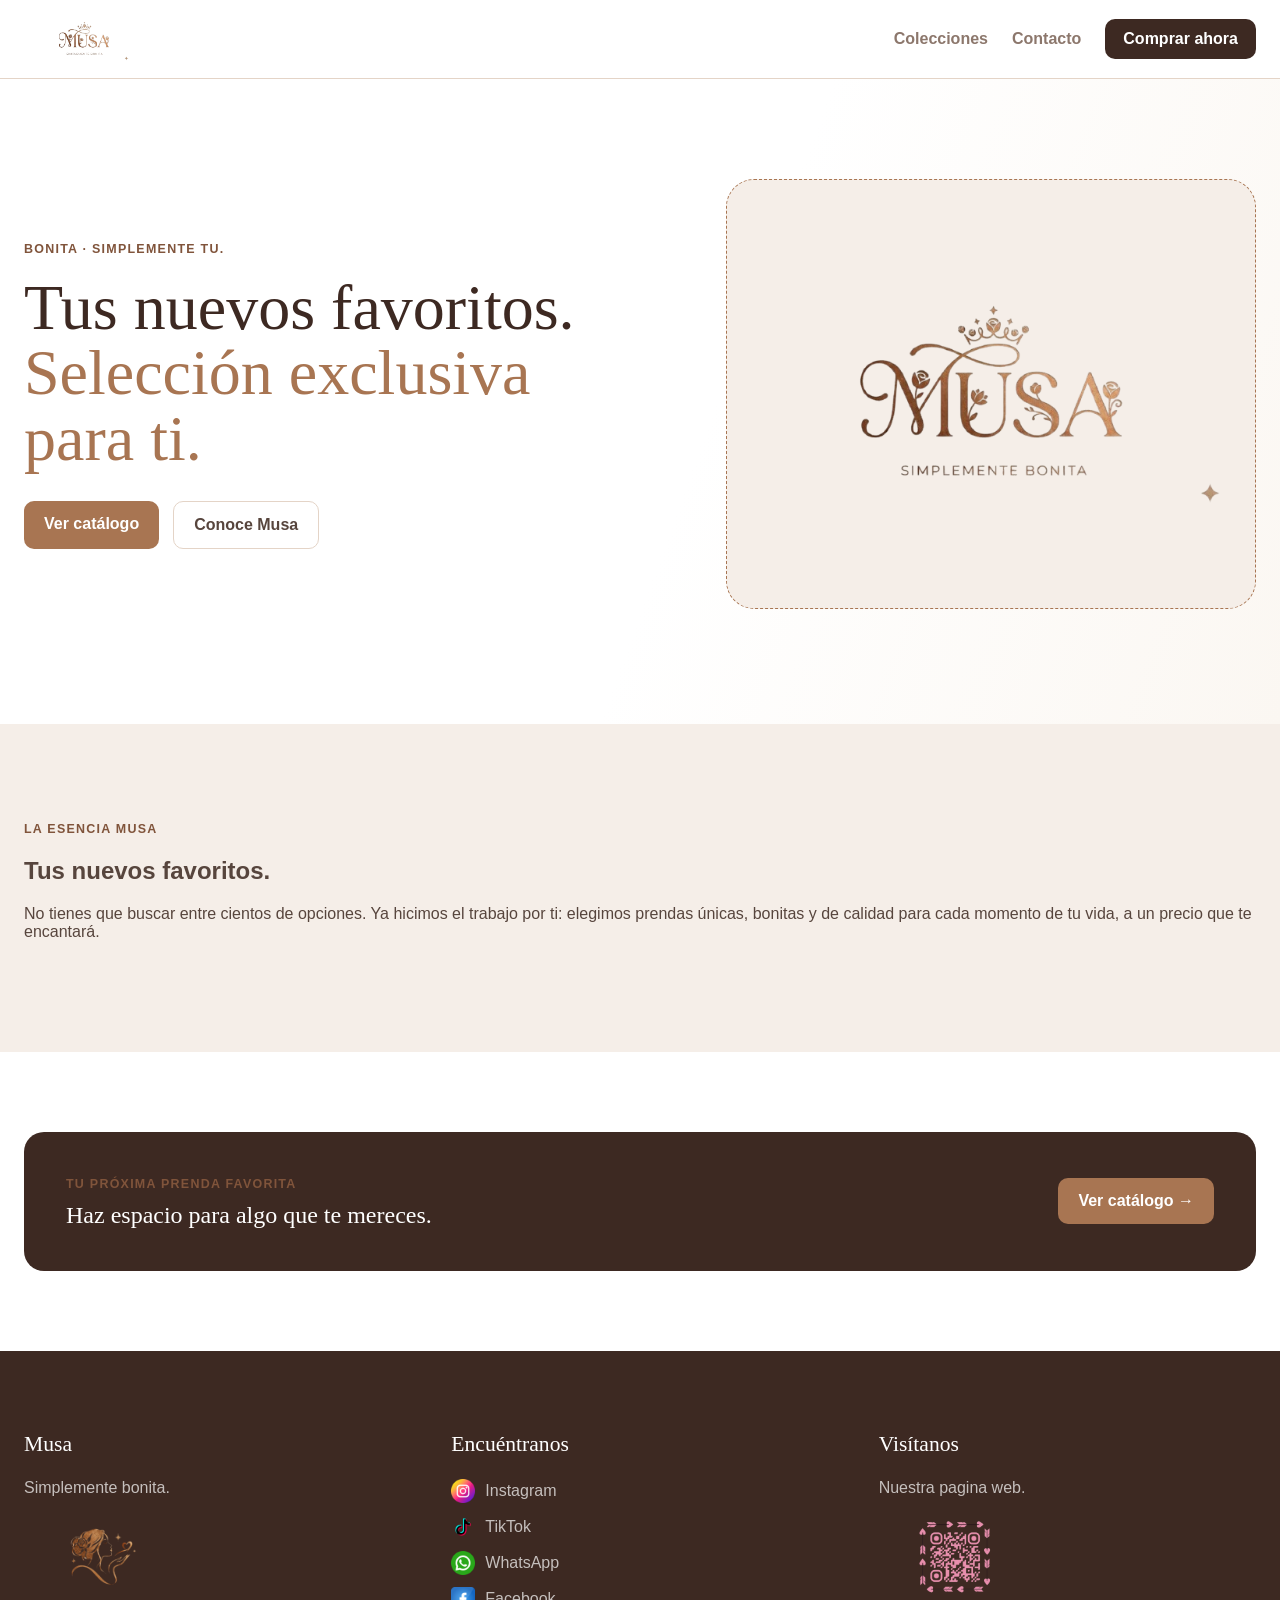
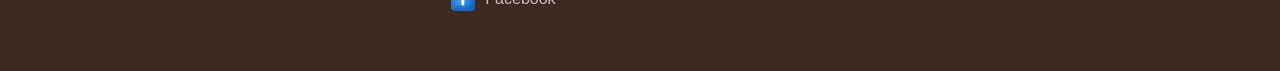
<file: index.html>
<!DOCTYPE html>
<html lang="es">

<head>
    <meta charset="UTF-8">
    <meta name="viewport" content="width=device-width, initial-scale=1.0">
    <link rel="stylesheet" href="styles.css">
    <title>Musa | Moda que florece contigo</title>
</head>

<body>
    <header class="header">
        <div class="container header-container">
            <a class="brand" href="index.html" aria-label="Musa, inicio">
                <img class="brand-logo" src="assets/logo.png" alt="Logo Musa">
            </a>
            <nav class="nav" aria-label="Navegación principal">
                <a href="colecciones.html#destacados">Colecciones</a>
                <a href="#contacto">Contacto</a>
                <a class="nav-cta" href="colecciones.html#destacados">Comprar ahora</a>
            </nav>
        </div>
    </header>

    <main>
        <section class="hero">
            <div class="container hero-grid">
                <div class="hero-copy">
                    <span class="eyebrow">BONITA · SIMPLEMENTE TU.</span>
                    <h1>Tus nuevos favoritos.<span> Selección exclusiva para ti.</span></h1>
                    <!-- <p class="hero-description">
                        Menos búsqueda, más estilo. Lo mejor de la moda, seleccionado para acompañarte.
                    </p> -->
                    <div class="hero-actions">
                        <a class="primary-action" href="colecciones.html#destacados">Ver catálogo</a>
                        <a class="secondary-action" href="#esencia">Conoce Musa</a>
                    </div>
                </div>
                <div class="hero-visual">
                    <div class="logo-space">
                        <img src="assets/logo.png" alt="logo Musa">
                    </div>
                </div>
            </div>
        </section>


        <section class="about" id="esencia">
            <div class="container">
                <header class="section-heading">
                    <span class="section-label">LA ESENCIA MUSA</span>
                    <h2>Tus nuevos favoritos.</h2>
                    <p>
                        No tienes que buscar entre cientos de opciones. Ya hicimos el trabajo por ti: elegimos prendas únicas, bonitas y de calidad para cada momento de tu vida, a un precio que te encantará.
                    </p>
                </header>
            </div>
        </section>

        <section class="cta">
            <div class="container">
                <div class="cta-box">
                    <div>
                        <span class="section-label">TU PRÓXIMA PRENDA FAVORITA</span>
                        <h2>Haz espacio para algo que te mereces.</h2>
                    </div>
                    <a class="cta-button" href="colecciones.html#destacados">Ver catálogo <span aria-hidden="true">→</span></a>
                </div>
            </div>
        </section>
    </main>

    <footer class="footer" id="contacto">
        <div class="container footer-grid">
            <section>
                <h3>Musa</h3>
                <p>Simplemente bonita.</p>
                <img class="img-footer" src="assets/beso.png" alt="Logo Musa">
            </section>

            <section>
                <h3>Encuéntranos</h3>

                <div class="social-links">
                    <a href="https://www.instagram.com/musacyj/" target="_blank" rel="noopener">
                        <img src="assets/instagram.png" alt="Instagram">
                        <span>Instagram</span>
                    </a>

                    <a href="https://www.tiktok.com/@musac2002" target="_blank" rel="noopener">
                        <img src="assets/tik-tok.png" alt="TikTok">
                        <span>TikTok</span>
                    </a>

                    <a href="https://wa.me/573116019896" target="_blank" rel="noopener">
                        <img src="assets/whatsapp.png" alt="WhatsApp">
                        <span>WhatsApp</span>
                    </a>

                    <a href="https://www.facebook.com/camila.carlosama.789767" target="_blank" rel="noopener">
                        <img src="assets/facebook.png" alt="Facebook">
                        <span>Facebook</span>
                    </a>
                </div>
            </section>

            <section>
                <h3>Visítanos</h3>
                <p>Nuestra pagina web.</p>
                <a href="https://jeffersoncordobap.github.io/catalogo-musa/" target="_blank"><img class="img-footer" src="assets/catalogo-musa.png" alt="pagina-web"></a>
            </section>
        </div>
    </footer>
</body>

</html>
</file>
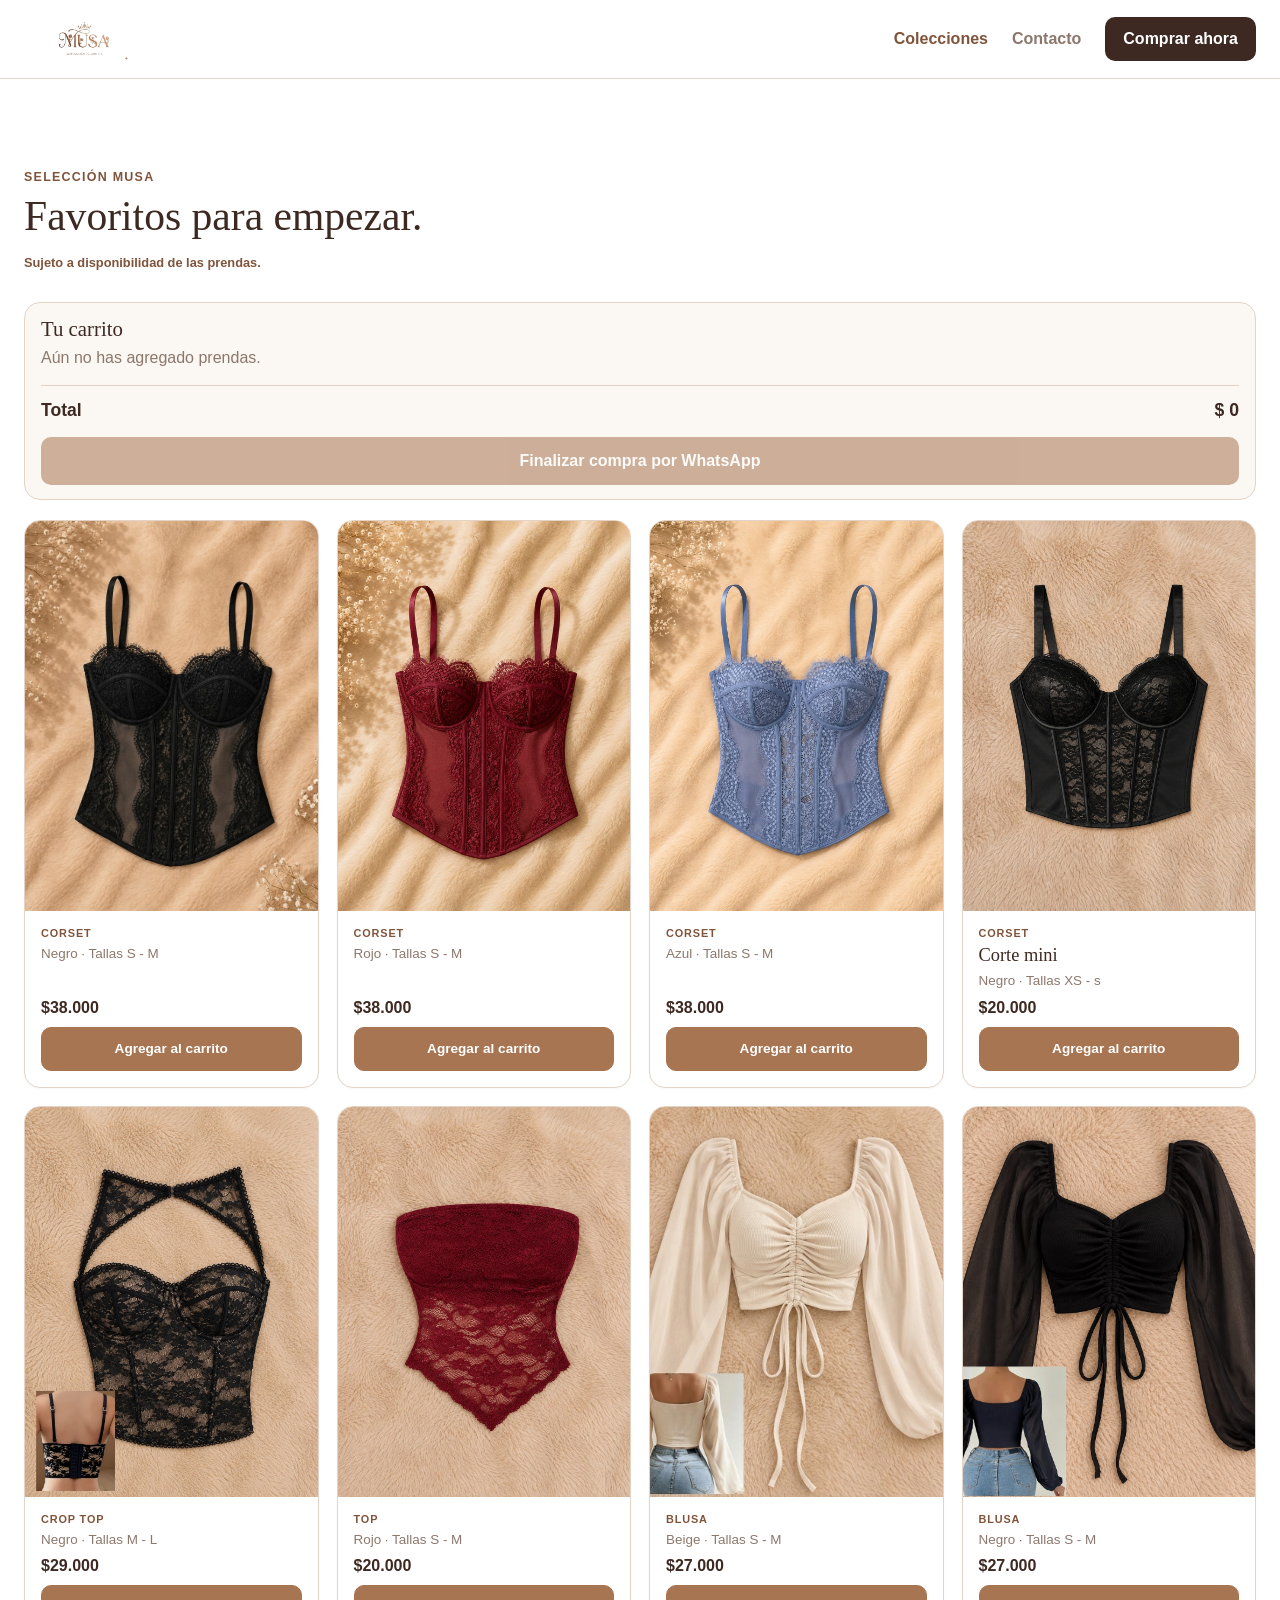
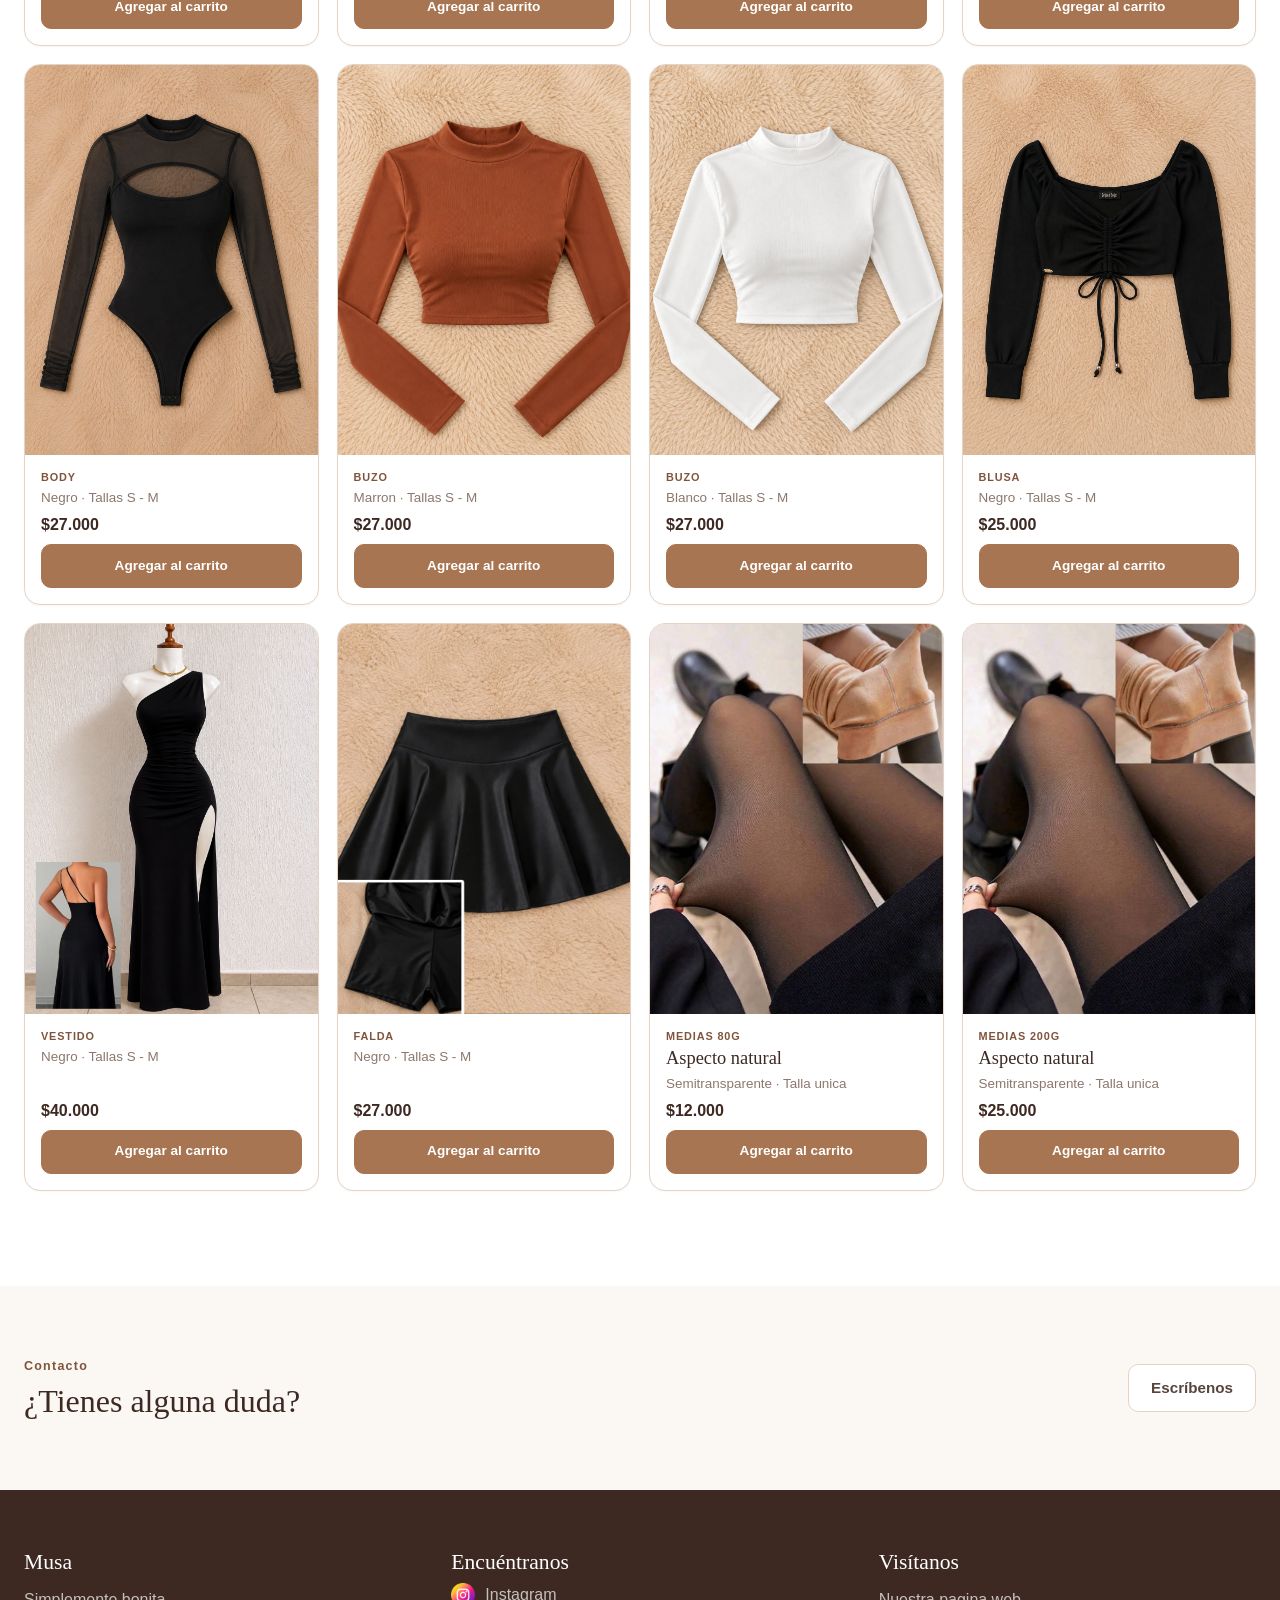
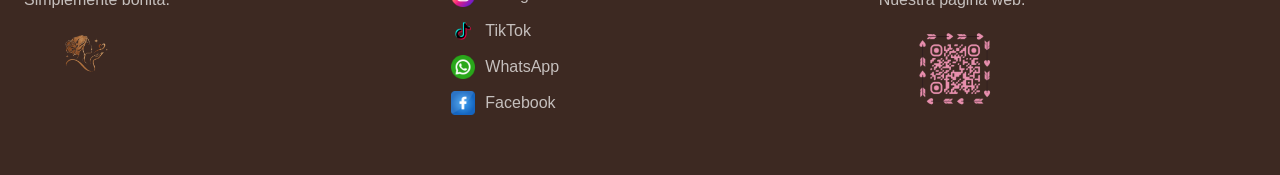
<file: colecciones.html>
<!DOCTYPE html>
<html lang="es">

<head>
    <meta charset="UTF-8">
    <meta name="viewport" content="width=device-width, initial-scale=1.0">
    <meta name="theme-color" content="#f5eee8">
    <link rel="stylesheet" href="styles.css">
    <link rel="stylesheet" href="colecciones.css">
    <title>Colecciones | Musa</title>
</head>

<body class="collection-page">
    <header class="header">
        <div class="container header-container">
            <a class="brand" href="index.html" aria-label="Musa, inicio">
                <img class="brand-logo" src="assets/logo.png" alt="Logo Musa">
            </a>
            <nav class="nav" aria-label="Navegación principal">
                <a class="nav-current" href="colecciones.html" aria-current="page">Colecciones</a>
                <a href="index.html#contacto">Contacto</a>
                <a class="nav-cta" href="#destacados">Comprar ahora</a>
            </nav>
        </div>
    </header>

    <main>
        <section class="collection-content" id="destacados">
            <div class="container">
                <header class="section-heading collection-heading">
                    <span class="section-label">SELECCIÓN MUSA</span>
                    <h2>Favoritos para empezar.</h2>
                    <p><strong>Sujeto a disponibilidad de las prendas.</strong></p>
                </header>

                <div class="product-grid">

                    <article class="product-card">
                        <div class="product-art"><img src="assets/corsetnegro.jpeg" alt="Corset rojo Musa"></div>
                        <div class="product-info">
                            <span class="product-type">Corset</span>
                            <h3></h3>
                            <p>Negro · Tallas S - M</p>
                            <strong>$38.000</strong>
                        </div>
                    </article>

                    <article class="product-card">
                        <div class="product-art"><img src="assets/corsetrojo.jpeg" alt="Corset rojo Musa"></div>
                        <div class="product-info">
                            <span class="product-type">Corset</span>
                            <h3></h3>
                            <p>Rojo · Tallas S - M</p>
                            <strong>$38.000</strong>
                        </div>
                    </article>

                    <!-- <article class="product-card">
                        <div class="product-art"><img src="assets/corsetblanco.jpeg" alt="Corset blanco Musa"></div>
                        <div class="product-info">
                            <span class="product-type">Corset</span>
                            <h3></h3>
                            <p>Blanco · Tallas S - M</p>
                            <strong>$38.000</strong>
                        </div>
                    </article> -->

                    <article class="product-card">
                        <div class="product-art"><img src="assets/corsetazul.jpeg" alt="Corset azul Musa"></div>
                        <div class="product-info">
                            <span class="product-type">Corset</span>
                            <h3></h3>
                            <p>Azul · Tallas S - M</p>
                            <strong>$38.000</strong>
                        </div>
                    </article>

                    <!-- <article class="product-card">
                        <div class="product-art"><img src="assets/corsetmarron.jpeg" alt="Falda Musa"></div>
                        <div class="product-info">
                            <span class="product-type">Corset</span>
                            <h3></h3>
                            <p>Marron · Tallas S - M</p>
                            <strong>$38.000</strong>
                        </div>
                    </article> -->

                    <article class="product-card">
                        <div class="product-art"><img src="assets/corsetnegrocorto.jpeg" alt="Corset negro corto Musa"></div>
                        <div class="product-info">
                            <span class="product-type">Corset</span>
                            <h3>Corte mini</h3>
                            <p>Negro · Tallas XS - s</p>
                            <strong>$20.000</strong>
                        </div>
                    </article>

                    <article class="product-card">
                        <div class="product-art"><img src="assets/cropTopNegro.jpeg" alt="Corset negro corto Musa"></div>
                        <div class="product-info">
                            <span class="product-type">Crop top</span>
                            <h3></h3>
                            <p>Negro · Tallas M - L</p>
                            <strong>$29.000</strong>
                        </div>
                    </article>

                    <article class="product-card">
                        <div class="product-art"><img src="assets/topRojo.jpg" alt=""></div>
                        <div class="product-info">
                            <span class="product-type">Top</span>
                            <h3></h3>
                            <p>Rojo · Tallas S - M</p>
                            <strong>$20.000</strong>
                        </div>
                    </article>

                    <!-- <article class="product-card">
                        <div class="product-art"><img src="assets/blusaangel.jpg" alt="Blusa de cuerina Musa"></div>
                        <div class="product-info">
                            <span class="product-type">Blusa</span>
                            <h3></h3>
                            <p>Blanco · Tallas S - M</p>
                            <strong>$20.000</strong>
                        </div>
                    </article> -->


                    <!-- <article class="product-card">
                        <div class="product-art"><img src="assets/blusaMarron.jpg" alt=""></div>
                        <div class="product-info">
                            <span class="product-type">Blusa</span>
                            <h3></h3>
                            <p>Marron · Tallas S - M </p>
                            <strong>$25000</strong>
                        </div>
                    </article>

                    <article class="product-card">
                        <div class="product-art"><img src="assets/blusanegra.jpeg" alt=""></div>
                        <div class="product-info">
                            <span class="product-type">Blusa</span>
                            <h3></h3>
                            <p>Negro · Tallas S - M </p>
                            <strong>$25000</strong>
                        </div>
                    </article> -->

                    <article class="product-card">
                        <div class="product-art"><img src="assets/blusaBeige.jpg" alt=""></div>
                        <div class="product-info">
                            <span class="product-type">Blusa</span>
                            <h3></h3>
                            <p>Beige · Tallas S - M </p>
                            <strong>$27.000</strong>
                        </div>
                    </article>

                    <article class="product-card">
                        <div class="product-art"><img src="assets/blusaCordonNegra.jpeg" alt=""></div>
                        <div class="product-info">
                            <span class="product-type">Blusa</span>
                            <h3></h3>
                            <p>Negro · Tallas S - M </p>
                            <strong>$27.000</strong>
                        </div>
                    </article>

                    <article class="product-card">
                        <div class="product-art"><img src="assets/bodynegro.jpeg" alt=""></div>
                        <div class="product-info">
                            <span class="product-type">Body</span>
                            <h3></h3>
                            <p>Negro · Tallas S - M </p>
                            <strong>$27.000</strong>
                        </div>
                    </article>

                    <!-- <article class="product-card">
                        <div class="product-art"><img src="assets/bodynegro2.jpg" alt=""></div>
                        <div class="product-info">
                            <span class="product-type">Body</span>
                            <h3></h3>
                            <p>Negro · Tallas S - M </p>
                            <strong>$27.000</strong>
                        </div>
                    </article> -->

                    

                    
                    

                    <article class="product-card">
                        <div class="product-art"><img src="assets/buzoCortoCuelloAltoMarron.jpg" alt=""></div>
                        <div class="product-info">
                            <span class="product-type">Buzo</span>
                            <h3></h3>
                            <p>Marron · Tallas S - M </p>
                            <strong>$27.000</strong>
                        </div>
                    </article>

                    <article class="product-card">
                        <div class="product-art"><img src="assets/buzoCortoCuelloAltoBlanco.jpg" alt=""></div>
                        <div class="product-info">
                            <span class="product-type">Buzo</span>
                            <h3></h3>
                            <p>Blanco · Tallas S - M </p>
                            <strong>$27.000</strong>
                        </div>
                    </article>

                    <article class="product-card">
                        <div class="product-art"><img src="assets/blusanegracorta.jpeg" alt="Blusa negra corta Musa"></div>
                        <div class="product-info">
                            <span class="product-type">Blusa</span>
                            <h3></h3>
                            <p>Negro · Tallas S - M</p>
                            <strong>$25.000</strong>
                        </div>
                    </article>

                    <!-- <article class="product-card">
                        <div class="product-art"><img src="assets/vestidoVino.jpeg" alt=""></div>
                        <div class="product-info">
                            <span class="product-type">Vestido</span>
                            <h3></h3>
                            <p>Vinotinto · Tallas S - M </p>
                            <strong>$40.000</strong>
                        </div>
                    </article> -->

                    <article class="product-card">
                        <div class="product-art"><img src="assets/vestidoNegroLargo.jpeg" alt=""></div>
                        <div class="product-info">
                            <span class="product-type">Vestido</span>
                            <h3></h3>
                            <p>Negro · Tallas S - M </p>
                            <strong>$40.000</strong>
                        </div>
                    </article>

                    <!-- <article class="product-card">
                        <div class="product-art"><img src="assets/vestidoMarronLargo.jpeg" alt=""></div>
                        <div class="product-info">
                            <span class="product-type">Vestido</span>
                            <h3></h3>
                            <p>Marrón · Tallas S - M </p>
                            <strong>$40.000</strong>
                        </div>
                    </article> -->


                    <!-- <article class="product-card">
                        <div class="product-art"><img src="assets/vestidoNegro.jpg" alt=""></div>
                        <div class="product-info">
                            <span class="product-type">Vestido</span>
                            <h3></h3>
                            <p>Negro · Tallas S - M </p>
                            <strong>$35.000</strong>
                        </div>
                    </article> -->

                    <article class="product-card">
                        <div class="product-art"><img src="assets/faldaConShort.jpg" alt=""></div>
                        <div class="product-info">
                            <span class="product-type">Falda</span>
                            <h3></h3>
                            <p>Negro · Tallas S - M </p>
                            <strong>$27.000</strong>
                        </div>
                    </article> 

                    <!-- <article class="product-card">
                        <div class="product-art"><img src="assets/faldaCuerina.jpg" alt=""></div>
                        <div class="product-info">
                            <span class="product-type">Falda</span>
                            <h3></h3>
                            <p>Negro · Talla M </p>
                            <strong>$26000</strong>
                        </div>
                    </article> -->


                    <article class="product-card">
                        <div class="product-art"><img src="assets/medias.jpg" alt="Corset negro Musa"></div>
                        <div class="product-info">
                            <span class="product-type">Medias 80g</span>
                            <h3>Aspecto natural</h3>
                            <p>Semitransparente · Talla unica</p>
                            <strong>$12.000</strong>
                        </div>
                    </article>

                    <article class="product-card">
                        <div class="product-art"><img src="assets/medias.jpg" alt="Corset negro Musa"></div>
                        <div class="product-info">
                            <span class="product-type">Medias 200g</span>
                            <h3>Aspecto natural</h3>
                            <p>Semitransparente · Talla unica</p>
                            <strong>$25.000</strong>
                        </div>
                    </article>

                </div>
            </div>
        </section>

        <section class="collection-note">
            <div class="container collection-note-inner">
                <div>
                    <span class="section-label">Contacto</span>
                    <h2>
                        ¿Tienes alguna duda?
                    </h2>
                </div>
                <a class="secondary-action" href="https://wa.me/573116019896" target="_blank">Escríbenos</a>
            </div>
        </section>
    </main>

    <footer class="footer" id="contacto">
        <div class="container footer-grid">
            <section>
                <h3>Musa</h3>
                <p>Simplemente bonita.</p>
                <img class="brand-logo" src="assets/beso.png" alt="Logo Musa">
            </section>

            <section>
                <h3>Encuéntranos</h3>
                <div class="social-links">
                    <a href="https://www.instagram.com/musacyj/" target="_blank" rel="noopener">
                        <img src="assets/instagram.png" alt="Instagram">
                        <span>Instagram</span>
                    </a>
                    <a href="https://www.tiktok.com/@musac2002" target="_blank" rel="noopener">
                        <img src="assets/tik-tok.png" alt="TikTok">
                        <span>TikTok</span>
                    </a>
                    <a href="https://wa.me/573116019896" target="_blank" rel="noopener">
                        <img src="assets/whatsapp.png" alt="WhatsApp">
                        <span>WhatsApp</span>
                    </a>
                    <a href="https://www.facebook.com/camila.carlosama.789767" target="_blank" rel="noopener">
                        <img src="assets/facebook.png" alt="Facebook">
                        <span>Facebook</span>
                    </a>
                </div>
            </section>

            <section>
                <h3>Visítanos</h3>
                <p>Nuestra pagina web.</p>
                <a href="https://jeffersoncordobap.github.io/catalogo-musa/" target="_blank"><img class="img-footer" src="assets/catalogo-musa.png" alt="pagina-web"></a>
            </section>
        </div>
    </footer>
    <script src="carrito.js"></script>
</body>

</html>
</file>
<file: styles.css>
:root {
    --primary: #a87552;
    --primary-hover: #80543b;
    --primary-light: #f3e6dc;
    --navy: #3d2922;
    --text: #57453d;
    --muted: #8c776c;
    --border: #e4d4c7;
    --soft: #fbf7f2;
    --rose-pale: #f5eee8;
    --radius: 18px;
    --container: 1240px;
    --shadow: 0 12px 30px rgba(126, 67, 84, 0.14);
}

* {
    box-sizing: border-box;
}

html {
    scroll-behavior: smooth;
}

body {
    margin: 0;
    color: var(--text);
    background: #fff;
    font-family: 'Trebuchet MS', Arial, sans-serif;
}

a {
    color: inherit;
    text-decoration: none;
}

.container {
    width: min(calc(100% - 48px), var(--container));
    margin-inline: auto;
}

.header {
    position: sticky;
    top: 0;
    z-index: 1000;
    background: rgba(255, 255, 255, .96);
    border-bottom: 1px solid var(--border);
    backdrop-filter: blur(14px);
}

.header-container {
    min-height: 78px;
    display: flex;
    align-items: center;
    justify-content: space-between;
    gap: 28px;
}


.brand-logo {
    width: 120px;
    height: 56px;
    display: block;
    object-fit: contain;
}

.img-footer {
    width: 150px;
    height: 86px;
    display: block;
    object-fit: contain;
}

.nav {
    display: flex;
    align-items: center;
    gap: 24px;
}

.nav a {
    color: var(--muted);
    font-weight: 600;
}

.nav a:hover {
    color: var(--primary-hover);
}

.nav-cta {
    padding: 11px 18px;
    border-radius: 10px;
    background: var(--navy);
    color: #fff !important;
}

.hero {
    padding: 100px 0 115px;
    overflow: hidden;
    background: linear-gradient(110deg, #fff 0%, #fff 55%, var(--soft) 100%);
}

.hero-grid {
    display: grid;
    grid-template-columns: minmax(0, 1.08fr) minmax(380px, .92fr);
    align-items: center;
    gap: 80px;
}

.eyebrow,
.section-label {
    color: var(--primary-hover);
    font-size: .78rem;
    font-weight: 800;
    letter-spacing: .1em;
}

.hero h1 {
    max-width: 720px;
    margin: 18px 0 0;
    color: var(--navy);
    font-family: Georgia, serif;
    font-size: clamp(3rem,5vw, 5rem);
    font-weight: 400;
    line-height: 1.02;
}

.hero h1 span {
    color: var(--primary);
}

.hero-description {
    max-width: 620px;
    color: var(--muted);
    font-size: 1.12rem;
    line-height: 1.75;
}

.hero-actions {
    display: flex;
    flex-wrap: wrap;
    gap: 14px;
    margin-top: 30px;
}

.primary-action,
.secondary-action {
    padding: 14px 20px;
    border-radius: 10px;
    font-weight: 700;
}

.primary-action {
    background: var(--primary);
    color: #fff;
}

.primary-action:hover,
.cta-button:hover {
    background: var(--primary-hover);
}

.secondary-action {
    border: 1px solid var(--border);
    background: #fff;
}

.logo-space {
    min-height: 430px;
    display: grid;
    place-items: center;
    align-content: center;
    gap: 14px;
    border: 1px dashed var(--primary);
    border-radius: 28px;
    background: var(--rose-pale);
    color: var(--primary);
    text-align: center;
}


.logo-space img {
    width: 100%;
    height: 100%;
    max-width: 100%;
    max-height: 100%;
    object-fit: contain;
    display: block;
}

.about {
    padding: 95px 0;
    background: var(--rose-pale);
}

.about .section-heading {
    margin-bottom: 0;
}

.cta {
    padding: 80px 0;
}

.cta-box {
    display: flex;
    align-items: center;
    justify-content: space-between;
    gap: 40px;
    padding: 42px;
    border-radius: 20px;
    background: var(--navy);
    color: #fff;
}

.cta-box h2 {
    max-width: 780px;
    margin: 10px 0 0;
    font-family: Georgia, serif;
    font-weight: 400;
}

.cta-button {
    padding: 14px 20px;
    border-radius: 10px;
    background: var(--primary);
    color: #fff;
    font-weight: 800;
    white-space: nowrap;
}

.footer {
    padding: 60px 0;
    background: var(--navy);
    color: #fff;
}

.footer-grid {
    display: grid;
    grid-template-columns: repeat(3, 1fr);
    gap: 50px;
}

.footer h3 {
    font-family: Georgia, serif;
    font-size: 1.35rem;
    font-weight: 400;
}

.footer p,
.footer a {
    color: rgba(255, 255, 255, .7);
}

.footer a {
    display: block;
    margin-top: 8px;
}

.social-links {
    display: grid;
    gap: 12px;
}

.social-links a {
    display: flex;
    align-items: center;
    gap: 10px;
    margin-top: 0;
}

.social-links img {
    width: 24px;
    height: 24px;
    object-fit: contain;
}

.social-links a:hover {
    color: var(--primary-light);
}

.nav-current {
    color: var(--primary-hover) !important;
}

@media (max-width: 1024px) {
    .hero-grid {
        grid-template-columns: 1fr;
    }

    .logo-space {
        min-height: 300px;
    }
}

@media (max-width: 800px) {
    .header-container {
        align-items: flex-start;
        flex-direction: column;
        padding-block: 16px;
    }

    .nav {
        flex-wrap: wrap;
        gap: 14px 20px;
    }

    .footer-grid {
        grid-template-columns: 1fr;
    }

    .cta-box {
        align-items: flex-start;
        flex-direction: column;
    }
}

@media (max-width: 640px) {
    .container {
        width: min(calc(100% - 28px), var(--container));
    }

    .hero {
        padding: 70px 0;
    }

    .hero h1 {
        font-size: 2.75rem;
    }
}
</file>
<file: colecciones.css>
/* =========================================================
   COLECCIONES · MUSA
   Estilos exclusivos de colecciones.html
   Enfoque mobile-first: la base está pensada para celular
   y se amplía con media queries (min-width) para tablet/escritorio.
   ========================================================= */

.collection-page {
    -webkit-text-size-adjust: 100%;
    text-size-adjust: 100%;
}

/* ---------------------------------------------------------
   HEADER
   En celular se mantiene compacto en una sola línea:
   logo + Contacto + Comprar ahora. El enlace "Colecciones"
   se oculta porque ya estamos en esa página.
   --------------------------------------------------------- */
.collection-page .header .header-container {
    min-height: 60px;
    flex-direction: row;
    align-items: center;
    gap: 10px;
    padding-block: 8px;
}

.collection-page .header .brand-logo {
    width: 78px;
    height: 40px;
}

.collection-page .header .nav {
    flex: 1;
    flex-wrap: nowrap;
    justify-content: flex-end;
    gap: 2px;
}

.collection-page .header .nav a {
    display: inline-flex;
    align-items: center;
    justify-content: center;
    min-height: 44px;
    padding: 0 8px;
    font-size: .86rem;
    white-space: nowrap;
}

.collection-page .header .nav .nav-current {
    display: none;
}

.collection-page .header .nav .nav-cta {
    padding: 0 13px;
    border-radius: 999px;
}

/* ---------------------------------------------------------
   HERO DE COLECCIÓN
   --------------------------------------------------------- */
.collection-hero {
    padding: 46px 0 40px;
    background:
        radial-gradient(130% 100% at 100% 0%, #fff 0%, transparent 58%),
        var(--rose-pale);
}

.collection-hero-inner {
    max-width: 780px;
}

.collection-hero h1 {
    max-width: 800px;
    margin: 12px 0 14px;
    color: var(--navy);
    font-family: Georgia, serif;
    font-size: clamp(2.05rem, 9vw, 3rem);
    font-weight: 400;
    line-height: 1.06;
    letter-spacing: -.01em;
}

.collection-hero h1 span {
    color: var(--primary);
}

.collection-hero p {
    max-width: 60ch;
    margin: 0;
    color: var(--muted);
    font-size: .98rem;
    line-height: 1.65;
}

/* ---------------------------------------------------------
   CONTENIDO Y ENCABEZADO DE SECCIÓN
   --------------------------------------------------------- */
.collection-content {
    padding: 40px 0 48px;
    scroll-margin-top: 76px;
}

.collection-heading {
    margin-bottom: 22px;
}

.collection-heading h2 {
    margin: 8px 0 10px;
    color: var(--navy);
    font-family: Georgia, serif;
    font-size: clamp(1.65rem, 7vw, 2.2rem);
    font-weight: 400;
    line-height: 1.15;
}

.collection-heading p {
    margin: 0 0 8px;
    color: var(--muted);
    font-size: .92rem;
    line-height: 1.6;
}

.collection-heading p:last-child {
    margin-bottom: 0;
}

.collection-heading strong {
    color: var(--primary-hover);
    font-size: .8rem;
}

/* ---------------------------------------------------------
   CARRITO (el HTML lo genera carrito.js)
   Se refuerza el tamaño táctil de los controles en celular.
   --------------------------------------------------------- */
.collection-page .musa-cart {
    margin: 0 0 20px;
    padding: 14px 16px;
    border-radius: 16px;
}

.collection-page .musa-cart h2 {
    margin-bottom: 8px;
    font-size: 1.3rem;
}

.collection-page .musa-cart-button,
.collection-page .musa-cart-remove {
    min-height: 44px;
}

.collection-page .musa-cart-button {
    width: 44px;
}

.collection-page .musa-checkout {
    min-height: 48px;
    border-radius: 10px;
}

/* ---------------------------------------------------------
   PRODUCTOS
   En celular: 2 columnas. Luego 3 en tablet y 4 en escritorio.
   --------------------------------------------------------- */
.product-grid {
    display: grid;
    grid-template-columns: repeat(2, minmax(0, 1fr));
    gap: 12px;
}

.product-card {
    display: flex;
    flex-direction: column;
    overflow: hidden;
    border: 1px solid var(--border);
    border-radius: 16px;
    background: #fff;
    box-shadow: 0 1px 2px rgba(61, 41, 34, .04);
}

.product-art {
    position: relative;
    flex-shrink: 0;
    height: auto;
    aspect-ratio: 3 / 4;
    overflow: hidden;
    background: var(--rose-pale);
}

/* carrito.js envuelve la imagen en un <button>: ambos deben llenar la tarjeta */
.product-art > img,
.product-art > .musa-image-button {
    position: absolute;
    inset: 0;
    width: 100%;
    height: 100%;
}

.product-art img {
    width: 100%;
    height: 100%;
    display: block;
    object-fit: cover;
    object-position: center;
}

.product-info {
    display: flex;
    flex: 1;
    flex-direction: column;
    padding: 12px;
}

.product-type {
    color: var(--primary-hover);
    font-size: .62rem;
    font-weight: 800;
    line-height: 1.2;
    letter-spacing: .08em;
    text-transform: uppercase;
}

.product-info h3 {
    margin: 4px 0 0;
    color: var(--navy);
    font-family: Georgia, serif;
    font-size: 1.02rem;
    font-weight: 400;
    line-height: 1.25;
}

/* Muchas prendas no tienen nombre: evita un espacio vacío */
.product-info h3:empty {
    display: none;
}

.product-info p {
    margin: 4px 0 0;
    color: var(--muted);
    font-size: .76rem;
    line-height: 1.45;
}

.product-info strong {
    margin-top: auto;
    padding-top: 8px;
    color: var(--navy);
    font-size: 1rem;
}

/* Botón táctil: 44px de alto mínimo recomendado en móvil */
.product-info .musa-add-button {
    min-height: 44px;
    margin-top: 10px;
    padding: 8px 6px;
    border: 1px solid var(--primary);
    border-radius: 10px;
    background: var(--primary);
    color: #fff;
    font-size: .76rem;
    font-weight: 700;
    line-height: 1.2;
}

.product-info .musa-add-button:hover:not(:disabled) {
    border-color: var(--primary-hover);
    background: var(--primary-hover);
}

.product-info .musa-add-button:disabled {
    border-color: var(--border);
    background: #fff;
    color: var(--muted);
    cursor: not-allowed;
}

/* Solo aplicamos efectos hover en dispositivos con puntero fino */
@media (hover: hover) and (pointer: fine) {
    .product-card {
        transition: transform .2s ease, box-shadow .2s ease;
    }

    .product-card:hover {
        transform: translateY(-4px);
        box-shadow: var(--shadow);
    }

    .product-art img {
        transition: transform .35s ease;
    }

    .product-card:hover .product-art img {
        transform: scale(1.03);
    }
}

/* ---------------------------------------------------------
   NOTA DE CONTACTO
   --------------------------------------------------------- */
.collection-note {
    padding: 40px 0;
    background: var(--soft);
}

.collection-note-inner {
    display: flex;
    flex-direction: column;
    align-items: stretch;
    gap: 18px;
}

.collection-note h2 {
    max-width: 650px;
    margin: 8px 0 0;
    color: var(--navy);
    font-family: Georgia, serif;
    font-size: clamp(1.55rem, 6vw, 2rem);
    font-weight: 400;
    line-height: 1.2;
}

.collection-note .secondary-action {
    display: inline-flex;
    align-items: center;
    justify-content: center;
    min-height: 48px;
    padding: 12px 22px;
    border-radius: 999px;
    font-size: .95rem;
}

/* ---------------------------------------------------------
   FOOTER
   --------------------------------------------------------- */
.collection-page .footer {
    padding: 40px 0 calc(40px + env(safe-area-inset-bottom));
}

.collection-page .footer-grid {
    grid-template-columns: 1fr;
    gap: 28px;
}

.collection-page .footer h3 {
    margin: 0 0 8px;
}

/* ---------------------------------------------------------
   TABLET
   --------------------------------------------------------- */
@media (min-width: 560px) {
    .collection-page .header .header-container {
        min-height: 68px;
        gap: 16px;
        padding-block: 10px;
    }

    .collection-page .header .brand-logo {
        width: 98px;
        height: 46px;
    }

    .collection-page .header .nav {
        gap: 8px;
    }

    .collection-page .header .nav a {
        padding: 0 10px;
        font-size: .9rem;
    }

    .collection-page .header .nav .nav-current {
        display: inline-flex;
    }

    .collection-hero {
        padding: 56px 0 52px;
    }

    .collection-hero h1 {
        font-size: clamp(2.6rem, 6.2vw, 3.6rem);
    }

    .collection-hero p {
        font-size: 1.04rem;
    }

    .collection-content {
        padding: 56px 0 64px;
        scroll-margin-top: 88px;
    }

    .collection-heading {
        margin-bottom: 28px;
    }

    .collection-heading h2 {
        font-size: clamp(2rem, 4.5vw, 2.6rem);
    }

    .product-grid {
        grid-template-columns: repeat(3, minmax(0, 1fr));
        gap: 16px;
    }

    .product-info {
        padding: 16px;
    }

    .product-type {
        font-size: .68rem;
    }

    .product-info h3 {
        font-size: 1.15rem;
    }

    .product-info p {
        font-size: .84rem;
    }

    .product-info .musa-add-button {
        padding: 8px 10px;
        font-size: .85rem;
    }

    .collection-note {
        padding: 56px 0;
    }

    .collection-note-inner {
        flex-direction: row;
        align-items: center;
        justify-content: space-between;
        gap: 28px;
    }

    .collection-note .secondary-action {
        flex: 0 0 auto;
        border-radius: 10px;
    }

    .collection-page .footer {
        padding: 52px 0;
    }
}

/* ---------------------------------------------------------
   ESCRITORIO
   --------------------------------------------------------- */
@media (min-width: 900px) {
    .collection-page .header .header-container {
        min-height: 78px;
        gap: 28px;
        padding-block: 0;
    }

    .collection-page .header .brand-logo {
        width: 120px;
        height: 56px;
    }

    .collection-page .header .nav {
        gap: 24px;
    }

    .collection-page .header .nav a {
        padding: 0;
        font-size: 1rem;
    }

    .collection-page .header .nav .nav-cta {
        padding: 11px 18px;
        border-radius: 10px;
    }

    .collection-hero {
        padding: 90px 0 84px;
    }

    .collection-hero h1 {
        font-size: clamp(2.8rem, 5vw, 4.8rem);
    }

    .collection-hero p {
        font-size: 1.1rem;
    }

    .collection-content {
        padding: 80px 0 88px;
    }

    .product-grid {
        grid-template-columns: repeat(4, minmax(0, 1fr));
        gap: 18px;
    }

    .collection-note {
        padding: 70px 0;
    }

    .collection-page .footer {
        padding: 60px 0;
    }

    .collection-page .footer-grid {
        grid-template-columns: repeat(3, 1fr);
        gap: 50px;
    }
}

@media (min-width: 1100px) {
    .collection-content {
        padding: 88px 0 95px;
    }
}

/* ---------------------------------------------------------
   ACCESIBILIDAD
   --------------------------------------------------------- */
@media (prefers-reduced-motion: reduce) {
    .product-card,
    .product-art img {
        transition: none;
    }

    .product-card:hover {
        transform: none;
    }

    .product-card:hover .product-art img {
        transform: none;
    }
}
</file>
